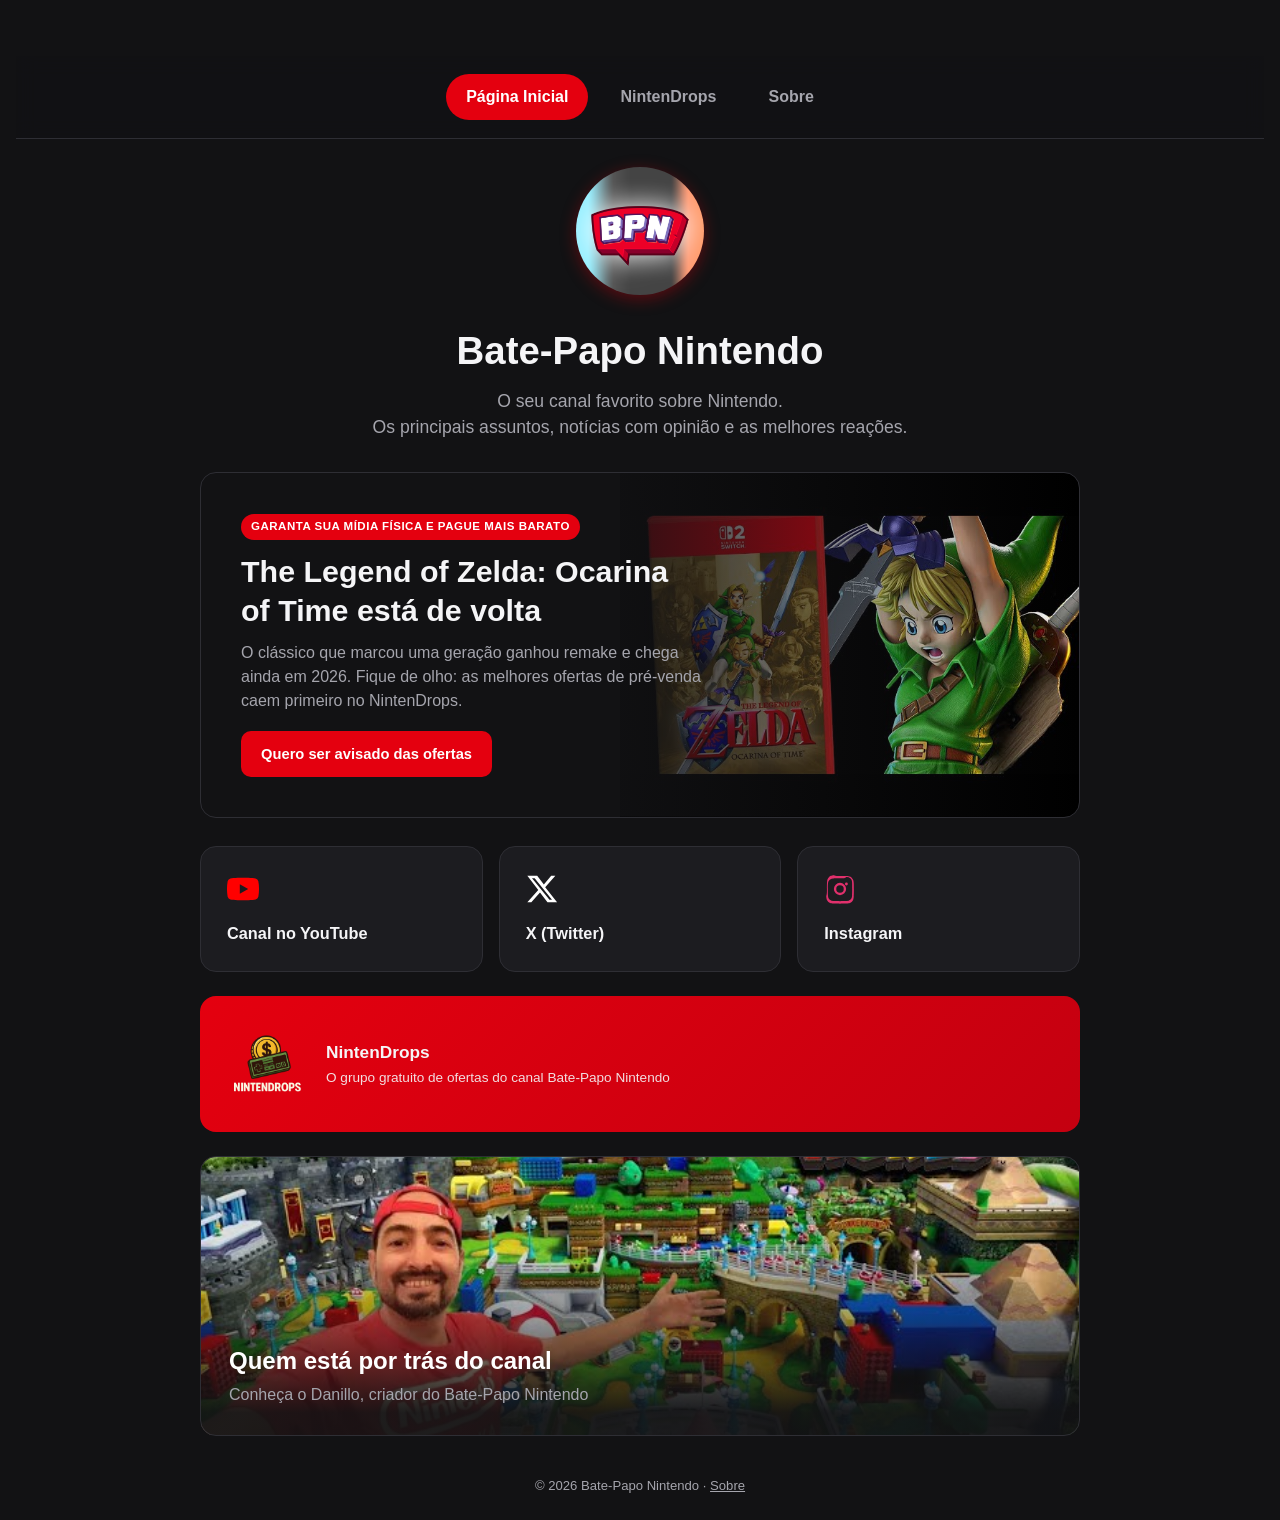
<file: index.html>
<!DOCTYPE html>
<html lang="pt-BR">
<head>
  <meta charset="UTF-8">
  <meta name="viewport" content="width=device-width, initial-scale=1.0">
  <title>Bate-Papo Nintendo</title>
  <meta name="description" content="Portal oficial do canal Bate-Papo Nintendo. Acesse o YouTube, redes sociais e o NintenDrops, nosso grupo de ofertas.">
  <meta property="og:title" content="Bate-Papo Nintendo">
  <meta property="og:description" content="Portal oficial do canal Bate-Papo Nintendo. Acesse o YouTube, redes sociais e o NintenDrops, nosso grupo de ofertas.">
  <meta property="og:image" content="assets/img/logo-bpn.png">
  <link rel="icon" href="assets/img/logo-bpn.png">
  <link rel="stylesheet" href="assets/css/style.css">
</head>
<body>
  <nav class="nav-principal">
    <a class="nav-principal__link ativo" href="./">Página Inicial</a>
    <a class="nav-principal__link" href="nintendrops/">NintenDrops</a>
    <a class="nav-principal__link" href="sobre/">Sobre</a>
  </nav>

  <div class="container">
    <a href="https://www.youtube.com/@BatePapoNintendo" target="_blank" rel="noopener">
      <img class="logo" src="assets/img/logo-bpn.png" alt="Logo Bate-Papo Nintendo — abre o canal no YouTube">
    </a>

    <header class="header">
      <h1>Bate-Papo Nintendo</h1>
      <p>O seu canal favorito sobre Nintendo.<br>Os principais assuntos, notícias com opinião e as melhores reações.</p>
    </header>

    <section class="hero-hype">
      <img class="hero-hype__arte" src="assets/img/ocarina-of-time-art.jpg" alt="">
      <div class="hero-hype__conteudo">
        <a class="tag" href="nintendrops/">Garanta sua mídia física e pague mais barato</a>
        <h2>The Legend of Zelda: Ocarina of Time está de volta</h2>
        <p>O clássico que marcou uma geração ganhou remake e chega ainda em 2026. Fique de olho: as melhores ofertas de pré-venda caem primeiro no NintenDrops.</p>
        <a class="hero-hype__cta" href="nintendrops/">Quero ser avisado das ofertas</a>
      </div>
    </section>

    <nav class="links" aria-label="Links do canal">
      <a class="card card--youtube" href="https://www.youtube.com/@BatePapoNintendo" target="_blank" rel="noopener">
        <svg class="card__icone" viewBox="0 0 24 24" fill="currentColor" aria-hidden="true">
          <path d="M23.5 6.2a3 3 0 0 0-2.1-2.1C19.5 3.5 12 3.5 12 3.5s-7.5 0-9.4.6A3 3 0 0 0 .5 6.2 31 31 0 0 0 0 12a31 31 0 0 0 .5 5.8 3 3 0 0 0 2.1 2.1c1.9.6 9.4.6 9.4.6s7.5 0 9.4-.6a3 3 0 0 0 2.1-2.1A31 31 0 0 0 24 12a31 31 0 0 0-.5-5.8ZM9.6 15.5v-7l6.3 3.5-6.3 3.5Z"/>
        </svg>
        <span class="card__texto">Canal no YouTube</span>
      </a>

      <a class="card card--twitter" href="https://x.com/BP_Nintendo" target="_blank" rel="noopener">
        <svg class="card__icone" viewBox="0 0 24 24" fill="currentColor" aria-hidden="true">
          <path d="M18.9 2H22l-7.6 8.7L23.3 22h-7.2l-5.6-7.3L4 22H1l8.2-9.3L1 2h7.4l5 6.7L18.9 2Zm-1.3 18h1.9L6.5 4H4.5l13.1 16Z"/>
        </svg>
        <span class="card__texto">X (Twitter)</span>
      </a>

      <a class="card card--instagram" href="https://www.instagram.com/batepaponintendo/" target="_blank" rel="noopener">
        <svg class="card__icone" viewBox="0 0 24 24" fill="currentColor" aria-hidden="true">
          <path d="M12 2.2c3.2 0 3.6 0 4.9.07 1.2.06 2 .25 2.5.42.6.24 1 .5 1.5 1 .4.4.7.9 1 1.5.17.5.36 1.3.42 2.5.06 1.3.07 1.7.07 4.9s0 3.6-.07 4.9c-.06 1.2-.25 2-.42 2.5-.24.6-.5 1-1 1.5-.4.4-.9.7-1.5 1-.5.17-1.3.36-2.5.42-1.3.06-1.7.07-4.9.07s-3.6 0-4.9-.07c-1.2-.06-2-.25-2.5-.42-.6-.24-1-.5-1.5-1-.4-.4-.7-.9-1-1.5-.17-.5-.36-1.3-.42-2.5C2.21 15.6 2.2 15.2 2.2 12s0-3.6.07-4.9c.06-1.2.25-2 .42-2.5.24-.6.5-1 1-1.5.4-.4.9-.7 1.5-1 .5-.17 1.3-.36 2.5-.42C8.4 2.21 8.8 2.2 12 2.2Zm0 1.8c-3.15 0-3.52 0-4.76.07-1.02.05-1.57.22-1.94.36-.49.19-.84.42-1.2.79-.37.36-.6.71-.79 1.2-.14.37-.31.92-.36 1.94C2.9 8.48 2.9 8.85 2.9 12s0 3.52.07 4.76c.05 1.02.22 1.57.36 1.94.19.49.42.84.79 1.2.36.37.71.6 1.2.79.37.14.92.31 1.94.36 1.24.06 1.6.07 4.76.07s3.52 0 4.76-.07c1.02-.05 1.57-.22 1.94-.36.49-.19.84-.42 1.2-.79.37-.36.6-.71.79-1.2.14-.37.31-.92.36-1.94.06-1.24.07-1.6.07-4.76s0-3.52-.07-4.76c-.05-1.02-.22-1.57-.36-1.94-.19-.49-.42-.84-.79-1.2a3.2 3.2 0 0 0-1.2-.79c-.37-.14-.92-.31-1.94-.36C15.52 4 15.15 4 12 4Zm0 3.4a4.6 4.6 0 1 1 0 9.2 4.6 4.6 0 0 1 0-9.2Zm0 1.8a2.8 2.8 0 1 0 0 5.6 2.8 2.8 0 0 0 0-5.6Zm4.8-2a1.08 1.08 0 1 1 0 2.16 1.08 1.08 0 0 1 0-2.16Z"/>
        </svg>
        <span class="card__texto">Instagram</span>
      </a>

      <a class="card card--destaque" href="nintendrops/">
        <img class="card__logo" src="assets/img/logo-nintendrops-transparente.png" alt="Logo NintenDrops">
        <span class="card__texto">
          <span class="card__titulo">NintenDrops</span>
          <span class="card__subtitulo">O grupo gratuito de ofertas do canal Bate-Papo Nintendo</span>
        </span>
      </a>
    </nav>

    <a class="sobre-teaser" href="sobre/">
      <div class="sobre-teaser__conteudo">
        <h2>Quem está por trás do canal</h2>
        <p>Conheça o Danillo, criador do Bate-Papo Nintendo</p>
      </div>
    </a>

    <footer class="footer">
      <p>&copy; <span id="ano"></span> Bate-Papo Nintendo · <a href="sobre/">Sobre</a></p>
    </footer>
  </div>

  <script src="assets/js/main.js"></script>
</body>
</html>
</file>
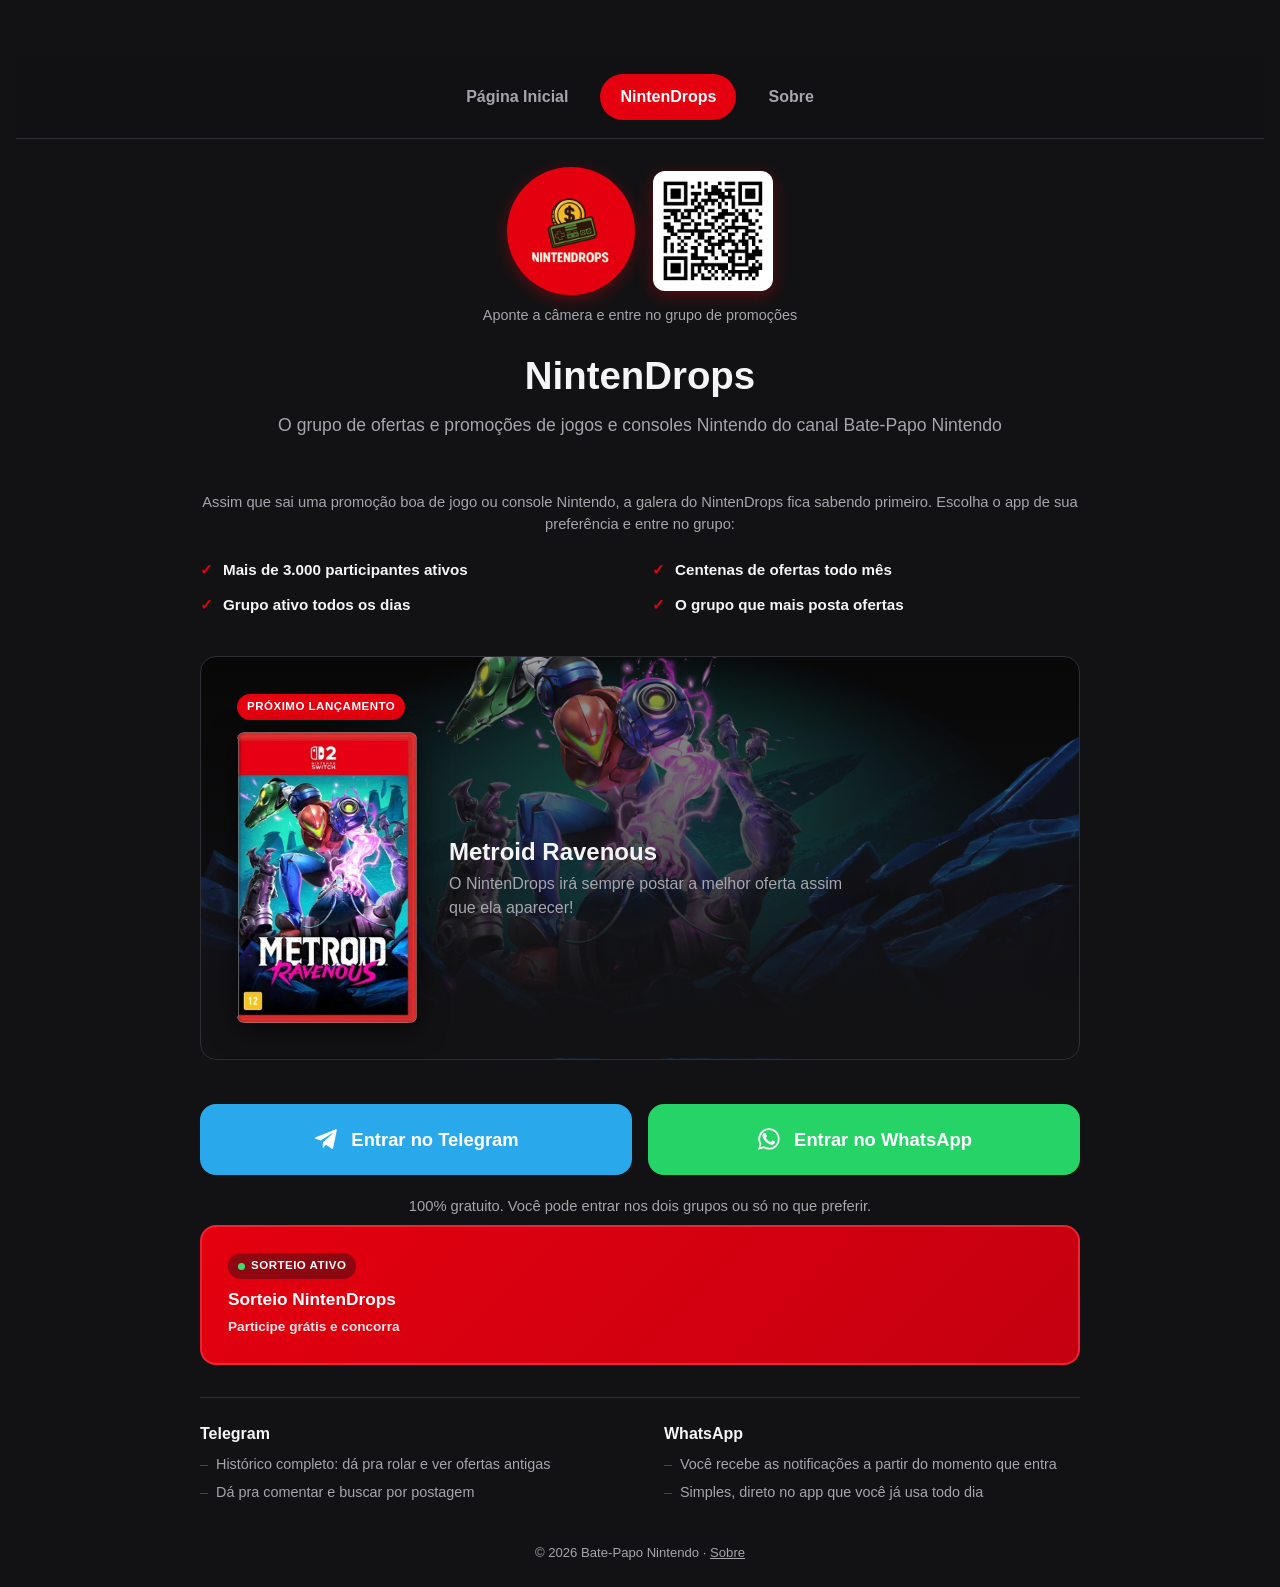
<file: nintendrops/index.html>
<!DOCTYPE html>
<html lang="pt-BR">
<head>
  <meta charset="UTF-8">
  <meta name="viewport" content="width=device-width, initial-scale=1.0">
  <title>NintenDrops · Bate-Papo Nintendo</title>
  <meta name="description" content="NintenDrops: grupo gratuito de ofertas e promoções de jogos e consoles Nintendo, do canal Bate-Papo Nintendo. Entre pelo Telegram ou WhatsApp.">
  <meta property="og:title" content="NintenDrops · Bate-Papo Nintendo">
  <meta property="og:description" content="Grupo gratuito de ofertas e promoções de jogos e consoles Nintendo. Escolha Telegram ou WhatsApp.">
  <meta property="og:image" content="../assets/img/logo-nintendrops.jpg">
  <link rel="icon" href="../assets/img/logo-nintendrops.jpg">
  <link rel="stylesheet" href="../assets/css/style.css">
</head>
<body>
  <nav class="nav-principal">
    <a class="nav-principal__link" href="../">Página Inicial</a>
    <a class="nav-principal__link ativo" href="./">NintenDrops</a>
    <a class="nav-principal__link" href="../sobre/">Sobre</a>
  </nav>

  <div class="container">
    <div class="nintendrops-topo">
      <img class="logo logo--contida" src="../assets/img/logo-nintendrops-transparente.png" alt="Logo NintenDrops">
      <img class="nintendrops-topo__qr" src="../assets/img/qrcode-nintendrops.png" alt="QR Code para o NintenDrops">
    </div>
    <p class="nintendrops-topo__legenda">Aponte a câmera e entre no grupo de promoções</p>

    <header class="header">
      <h1>NintenDrops</h1>
      <p>O grupo de ofertas e promoções de jogos e consoles Nintendo do canal Bate-Papo Nintendo</p>
    </header>

    <p class="texto-info">
      Assim que sai uma promoção boa de jogo ou console Nintendo, a galera do NintenDrops fica sabendo primeiro.
      Escolha o app de sua preferência e entre no grupo:
    </p>

    <ul class="destaques">
      <li>Mais de 3.000 participantes ativos</li>
      <li>Centenas de ofertas todo mês</li>
      <li>Grupo ativo todos os dias</li>
      <li>O grupo que mais posta ofertas</li>
    </ul>

    <a class="lancamento" href="https://link.amazon/B0iLplMw6" target="_blank" rel="noopener">
      <span class="tag">Próximo lançamento</span>
      <div class="lancamento__conteudo">
        <img class="lancamento__caixa" src="../assets/img/ravenous-box.png" alt="Caixa de Metroid Ravenous">
        <div class="lancamento__texto">
          <h2>Metroid Ravenous</h2>
          <p>O NintenDrops irá sempre postar a melhor oferta assim que ela aparecer!</p>
        </div>
      </div>
    </a>

    <div class="botoes-grandes">
      <a class="botao-grande botao-grande--telegram" href="https://telegram.me/NintenDrops" target="_blank" rel="noopener">
        <svg viewBox="0 0 24 24" fill="currentColor" aria-hidden="true">
          <path d="M21.9 4.3 18.6 20c-.2 1-.9 1.3-1.7.8l-4.7-3.5-2.3 2.2c-.3.3-.5.5-1 .5l.3-4.9L18 7.1c.4-.4-.1-.6-.6-.2L7.1 13.3l-4.7-1.5c-1-.3-1-1 .2-1.5L20.6 3.2c.9-.3 1.6.2 1.3 1.1Z"/>
        </svg>
        Entrar no Telegram
      </a>

      <a class="botao-grande botao-grande--whatsapp" href="https://whatsapp.com/channel/0029Vb944LSGzzKRPuBl2P0P" target="_blank" rel="noopener">
        <svg viewBox="0 0 24 24" fill="currentColor" aria-hidden="true">
          <path d="M17.5 14.4c-.3-.1-1.7-.9-2-1-.3-.1-.5-.1-.7.1-.2.3-.8 1-.9 1.1-.2.2-.3.2-.6.1-.3-.1-1.3-.5-2.4-1.5-.9-.8-1.5-1.8-1.7-2.1-.2-.3 0-.5.1-.6.1-.1.3-.3.4-.5.1-.1.2-.3.3-.4.1-.2 0-.4 0-.5 0-.1-.7-1.6-.9-2.2-.2-.5-.5-.5-.7-.5h-.6c-.2 0-.5.1-.8.4-.3.3-1 1-1 2.4s1 2.8 1.2 3c.1.2 2 3.1 4.9 4.3.7.3 1.2.5 1.6.6.7.2 1.3.2 1.8.1.5-.1 1.7-.7 1.9-1.4.2-.7.2-1.2.2-1.4-.1-.1-.3-.2-.6-.3ZM12 2.1c-5.5 0-9.9 4.4-9.9 9.9 0 1.8.5 3.4 1.3 4.9L2 21.9l5-1.3c1.4.8 3.1 1.2 4.9 1.2 5.5 0 9.9-4.4 9.9-9.9S17.5 2.1 12 2.1Zm0 18c-1.6 0-3.2-.4-4.5-1.3l-.3-.2-3 .8.8-2.9-.2-.3A8.2 8.2 0 0 1 3.8 12c0-4.5 3.7-8.2 8.2-8.2s8.2 3.7 8.2 8.2-3.7 8.2-8.2 8.2Z"/>
        </svg>
        Entrar no WhatsApp
      </a>
    </div>

    <p class="texto-info">
      100% gratuito. Você pode entrar nos dois grupos ou só no que preferir.
    </p>

    <a class="card card--sorteio" href="sorteio/">
      <span class="card__texto">
        <span class="badge-ativo"><span class="badge-ativo__ponto"></span>Sorteio ativo</span>
        <span class="card__titulo">Sorteio NintenDrops</span>
        <span class="card__subtitulo">Participe grátis e concorra</span>
      </span>
    </a>

    <div class="comparativo">
      <div class="comparativo__coluna">
        <h2>Telegram</h2>
        <ul>
          <li>Histórico completo: dá pra rolar e ver ofertas antigas</li>
          <li>Dá pra comentar e buscar por postagem</li>
        </ul>
      </div>
      <div class="comparativo__coluna">
        <h2>WhatsApp</h2>
        <ul>
          <li>Você recebe as notificações a partir do momento que entra</li>
          <li>Simples, direto no app que você já usa todo dia</li>
        </ul>
      </div>
    </div>

    <footer class="footer">
      <p>&copy; <span id="ano"></span> Bate-Papo Nintendo · <a href="../sobre/">Sobre</a></p>
    </footer>
  </div>

  <script src="../assets/js/main.js"></script>
</body>
</html>
</file>
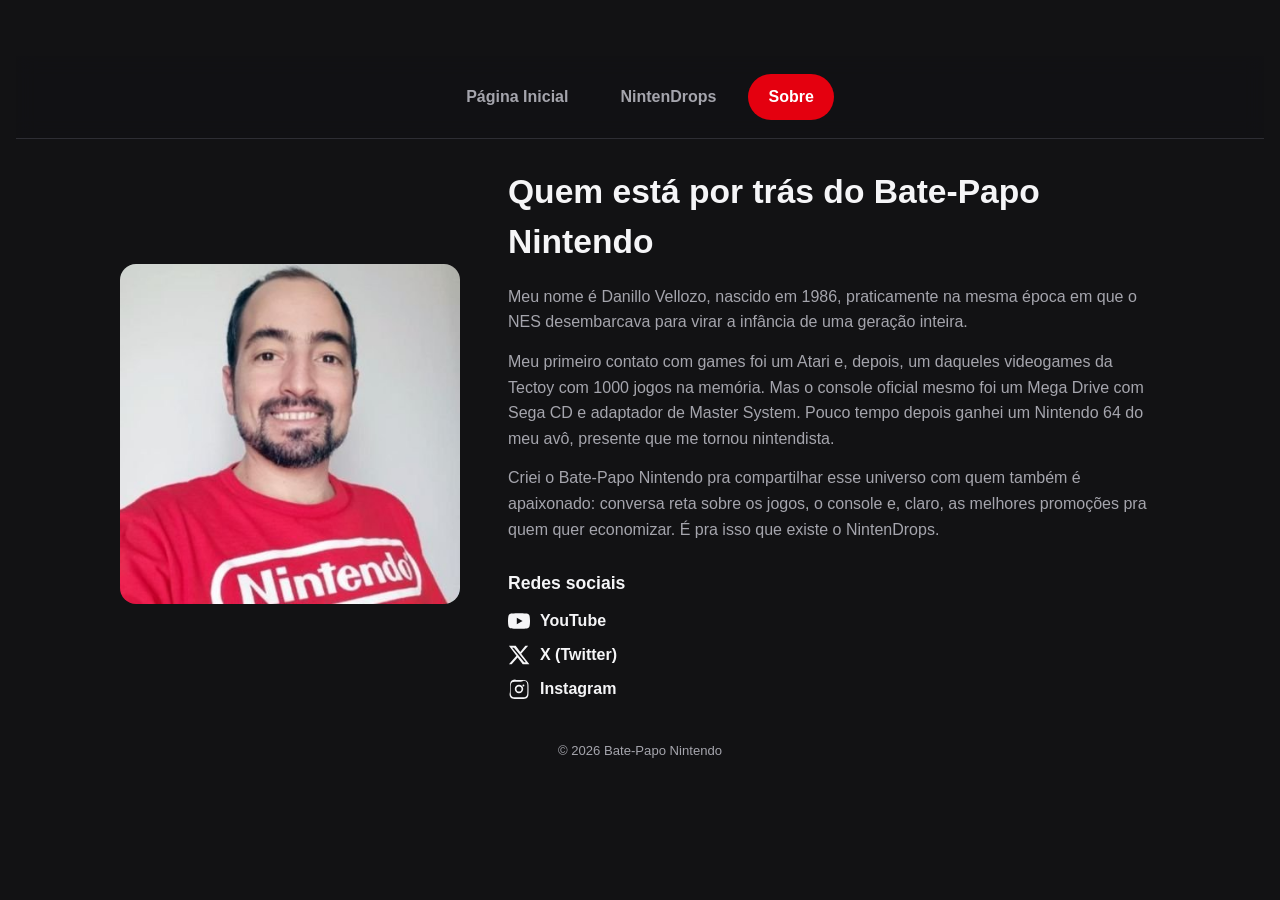
<file: sobre/index.html>
<!DOCTYPE html>
<html lang="pt-BR">
<head>
  <meta charset="UTF-8">
  <meta name="viewport" content="width=device-width, initial-scale=1.0">
  <title>Sobre · Bate-Papo Nintendo</title>
  <meta name="description" content="Conheça o Bate-Papo Nintendo e quem está por trás do canal.">
  <meta property="og:title" content="Sobre · Bate-Papo Nintendo">
  <meta property="og:description" content="Conheça o Bate-Papo Nintendo e quem está por trás do canal.">
  <meta property="og:image" content="../assets/img/logo-bpn.png">
  <link rel="icon" href="../assets/img/logo-bpn.png">
  <link rel="stylesheet" href="../assets/css/style.css">
</head>
<body>
  <nav class="nav-principal">
    <a class="nav-principal__link" href="../">Página Inicial</a>
    <a class="nav-principal__link" href="../nintendrops/">NintenDrops</a>
    <a class="nav-principal__link ativo" href="./">Sobre</a>
  </nav>

  <div class="container container--largo">

    <div class="sobre">
      <img class="sobre__foto" src="../assets/img/foto-danillo.jpg" alt="Danillo Vellozo, criador do Bate-Papo Nintendo">

      <div class="sobre__conteudo">
        <h1>Quem está por trás do Bate-Papo Nintendo</h1>

        <p>
          Meu nome é Danillo Vellozo, nascido em 1986, praticamente na mesma época em que o NES
          desembarcava para virar a infância de uma geração inteira.
        </p>

        <p>
          Meu primeiro contato com games foi um Atari e, depois, um daqueles videogames da Tectoy
          com 1000 jogos na memória. Mas o console oficial mesmo foi um Mega Drive com Sega CD e
          adaptador de Master System. Pouco tempo depois ganhei um Nintendo 64 do meu avô, presente
          que me tornou nintendista.
        </p>

        <p>
          Criei o Bate-Papo Nintendo pra compartilhar esse universo com quem também é apaixonado:
          conversa reta sobre os jogos, o console e, claro, as melhores promoções pra quem quer
          economizar. É pra isso que existe o NintenDrops.
        </p>

        <h2>Redes sociais</h2>
        <ul class="sobre__redes">
          <li>
            <a href="https://www.youtube.com/@BatePapoNintendo" target="_blank" rel="noopener">
              <svg viewBox="0 0 24 24" fill="currentColor" aria-hidden="true">
                <path d="M23.5 6.2a3 3 0 0 0-2.1-2.1C19.5 3.5 12 3.5 12 3.5s-7.5 0-9.4.6A3 3 0 0 0 .5 6.2 31 31 0 0 0 0 12a31 31 0 0 0 .5 5.8 3 3 0 0 0 2.1 2.1c1.9.6 9.4.6 9.4.6s7.5 0 9.4-.6a3 3 0 0 0 2.1-2.1A31 31 0 0 0 24 12a31 31 0 0 0-.5-5.8ZM9.6 15.5v-7l6.3 3.5-6.3 3.5Z"/>
              </svg>
              YouTube
            </a>
          </li>
          <li>
            <a href="https://x.com/BP_Nintendo" target="_blank" rel="noopener">
              <svg viewBox="0 0 24 24" fill="currentColor" aria-hidden="true">
                <path d="M18.9 2H22l-7.6 8.7L23.3 22h-7.2l-5.6-7.3L4 22H1l8.2-9.3L1 2h7.4l5 6.7L18.9 2Zm-1.3 18h1.9L6.5 4H4.5l13.1 16Z"/>
              </svg>
              X (Twitter)
            </a>
          </li>
          <li>
            <a href="https://www.instagram.com/batepaponintendo/" target="_blank" rel="noopener">
              <svg viewBox="0 0 24 24" fill="currentColor" aria-hidden="true">
                <path d="M12 2.2c3.2 0 3.6 0 4.9.07 1.2.06 2 .25 2.5.42.6.24 1 .5 1.5 1 .4.4.7.9 1 1.5.17.5.36 1.3.42 2.5.06 1.3.07 1.7.07 4.9s0 3.6-.07 4.9c-.06 1.2-.25 2-.42 2.5-.24.6-.5 1-1 1.5-.4.4-.9.7-1.5 1-.5.17-1.3.36-2.5.42-1.3.06-1.7.07-4.9.07s-3.6 0-4.9-.07c-1.2-.06-2-.25-2.5-.42-.6-.24-1-.5-1.5-1-.4-.4-.7-.9-1-1.5-.17-.5-.36-1.3-.42-2.5C2.21 15.6 2.2 15.2 2.2 12s0-3.6.07-4.9c.06-1.2.25-2 .42-2.5.24-.6.5-1 1-1.5.4-.4.9-.7 1.5-1 .5-.17 1.3-.36 2.5-.42C8.4 2.21 8.8 2.2 12 2.2Zm0 1.8c-3.15 0-3.52 0-4.76.07-1.02.05-1.57.22-1.94.36-.49.19-.84.42-1.2.79-.37.36-.6.71-.79 1.2-.14.37-.31.92-.36 1.94C2.9 8.48 2.9 8.85 2.9 12s0 3.52.07 4.76c.05 1.02.22 1.57.36 1.94.19.49.42.84.79 1.2.36.37.71.6 1.2.79.37.14.92.31 1.94.36 1.24.06 1.6.07 4.76.07s3.52 0 4.76-.07c1.02-.05 1.57-.22 1.94-.36.49-.19.84-.42 1.2-.79.37-.36.6-.71.79-1.2.14-.37.31-.92.36-1.94.06-1.24.07-1.6.07-4.76s0-3.52-.07-4.76c-.05-1.02-.22-1.57-.36-1.94-.19-.49-.42-.84-.79-1.2a3.2 3.2 0 0 0-1.2-.79c-.37-.14-.92-.31-1.94-.36C15.52 4 15.15 4 12 4Zm0 3.4a4.6 4.6 0 1 1 0 9.2 4.6 4.6 0 0 1 0-9.2Zm0 1.8a2.8 2.8 0 1 0 0 5.6 2.8 2.8 0 0 0 0-5.6Zm4.8-2a1.08 1.08 0 1 1 0 2.16 1.08 1.08 0 0 1 0-2.16Z"/>
              </svg>
              Instagram
            </a>
          </li>
        </ul>
      </div>
    </div>

    <footer class="footer">
      <p>&copy; <span id="ano"></span> Bate-Papo Nintendo</p>
    </footer>
  </div>

  <script src="../assets/js/main.js"></script>
</body>
</html>
</file>
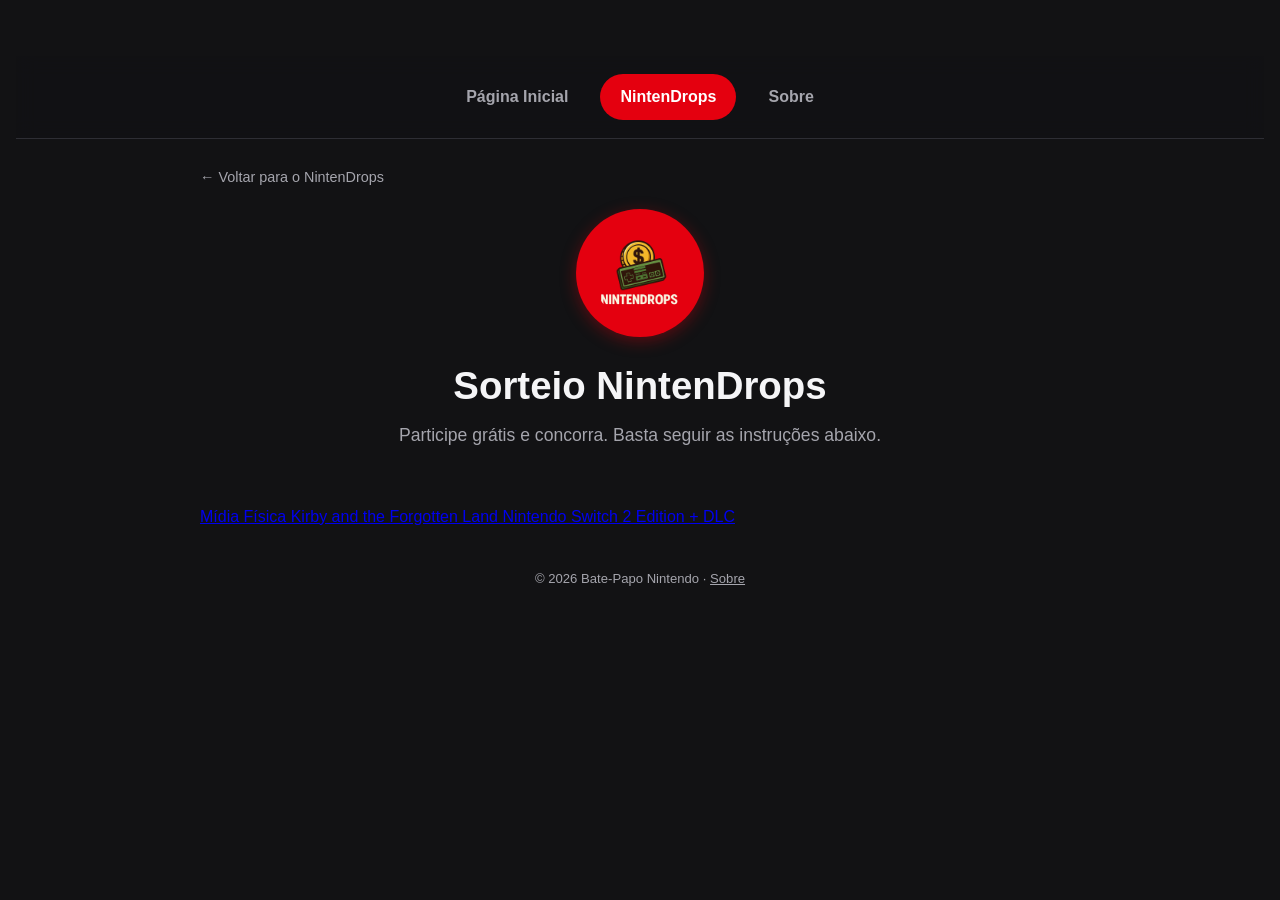
<file: nintendrops/sorteio/index.html>
<!DOCTYPE html>
<html lang="pt-BR">
<head>
  <meta charset="UTF-8">
  <meta name="viewport" content="width=device-width, initial-scale=1.0">
  <title>Sorteio · NintenDrops</title>
  <meta name="description" content="Sorteio do grupo NintenDrops, do canal Bate-Papo Nintendo. Participe grátis.">
  <meta property="og:title" content="Sorteio · NintenDrops">
  <meta property="og:description" content="Sorteio do grupo NintenDrops, do canal Bate-Papo Nintendo. Participe grátis.">
  <meta property="og:image" content="../../assets/img/logo-nintendrops.jpg">
  <link rel="icon" href="../../assets/img/logo-nintendrops.jpg">
  <link rel="stylesheet" href="../../assets/css/style.css">
</head>
<body>
  <nav class="nav-principal">
    <a class="nav-principal__link" href="../../">Página Inicial</a>
    <a class="nav-principal__link ativo" href="../">NintenDrops</a>
    <a class="nav-principal__link" href="../../sobre/">Sobre</a>
  </nav>

  <div class="container">
    <a class="link-voltar" href="../">&larr; Voltar para o NintenDrops</a>

    <img class="logo logo--contida" src="../../assets/img/logo-nintendrops-transparente.png" alt="Logo NintenDrops">

    <header class="header">
      <h1>Sorteio NintenDrops</h1>
      <p>Participe grátis e concorra. Basta seguir as instruções abaixo.</p>
    </header>

    <div class="sorteio-widget">
      <a class="e-widget no-button" href="https://gleam.io/8EDPc/midia-fisica-kirby-and-the-forgotten-land-nintendo-switch-2-edition-dlc" rel="nofollow">Mídia Física Kirby and the Forgotten Land Nintendo Switch 2 Edition + DLC</a>
      <script type="text/javascript" src="https://widget.gleamjs.io/e.js" async="true"></script>
    </div>

    <footer class="footer">
      <p>&copy; <span id="ano"></span> Bate-Papo Nintendo · <a href="../../sobre/">Sobre</a></p>
    </footer>
  </div>

  <script src="../../assets/js/main.js"></script>
</body>
</html>
</file>
<file: assets/css/style.css>
:root {
  --cor-primaria: #e4000f;
  --cor-primaria-hover: #c40010;
  --cor-fundo: #121214;
  --cor-fundo-card: #1c1c20;
  --cor-fundo-card-hover: #26262c;
  --cor-borda: #2e2e34;
  --cor-texto: #f5f5f7;
  --cor-texto-secundario: #a5a5ad;

  --cor-youtube: #ff0000;
  --cor-twitter: #ffffff;
  --cor-instagram: #e1306c;
  --cor-telegram: #29a9eb;
  --cor-whatsapp: #25d366;

  --raio-borda: 16px;
  --fonte-base: -apple-system, BlinkMacSystemFont, "Segoe UI", Roboto, Helvetica, Arial, sans-serif;
}

* {
  box-sizing: border-box;
  margin: 0;
  padding: 0;
}

body {
  font-family: var(--fonte-base);
  background-color: var(--cor-fundo);
  color: var(--cor-texto);
  min-height: 100vh;
  display: flex;
  flex-direction: column;
  align-items: center;
  padding: 32px 16px 24px;
  line-height: 1.5;
}

.container {
  width: 100%;
  max-width: 480px;
  display: flex;
  flex-direction: column;
  align-items: center;
}

/* Menu principal */

.nav-principal {
  position: sticky;
  top: 0;
  z-index: 100;
  width: 100%;
  display: flex;
  justify-content: center;
  gap: 6px;
  background: rgba(18, 18, 20, 0.85);
  backdrop-filter: blur(10px);
  -webkit-backdrop-filter: blur(10px);
  border-bottom: 1px solid var(--cor-borda);
  padding: 14px 16px;
  margin-bottom: 28px;
}

.nav-principal__link {
  color: var(--cor-texto-secundario);
  text-decoration: none;
  font-weight: 600;
  font-size: 0.85rem;
  padding: 8px 14px;
  border-radius: 999px;
  transition: color 0.2s ease, background-color 0.2s ease;
}

.nav-principal__link:hover {
  color: var(--cor-texto);
  background: var(--cor-fundo-card);
}

.nav-principal__link.ativo {
  color: #fff;
  background: var(--cor-primaria);
}

/* Logo + QR Code (página NintenDrops) */

.nintendrops-topo {
  display: flex;
  align-items: center;
  justify-content: center;
  gap: 18px;
}

.nintendrops-topo .logo {
  margin-bottom: 0;
}

.nintendrops-topo__qr {
  width: 96px;
  height: 96px;
  background: #fff;
  border-radius: 12px;
  padding: 6px;
  box-shadow: 0 4px 16px rgba(228, 0, 15, 0.35);
}

.nintendrops-topo__legenda {
  color: var(--cor-texto-secundario);
  font-size: 0.82rem;
  text-align: center;
  margin-top: 10px;
  margin-bottom: 20px;
}

/* Logo */

.logo-placeholder,
.logo {
  width: 96px;
  height: 96px;
  border-radius: 50%;
  margin-bottom: 20px;
  box-shadow: 0 4px 16px rgba(228, 0, 15, 0.35);
}

.logo-placeholder {
  background: var(--cor-primaria);
  color: #fff;
  display: flex;
  align-items: center;
  justify-content: center;
  font-weight: 700;
  font-size: 1.75rem;
  letter-spacing: 1px;
}

.logo {
  object-fit: cover;
  background: var(--cor-primaria);
}

.logo--contida {
  object-fit: contain;
  padding: 16px;
}

/* Cabeçalho */

.header {
  text-align: center;
  margin-bottom: 32px;
}

.header h1 {
  font-size: 1.6rem;
  font-weight: 700;
  margin-bottom: 8px;
}

.header p {
  color: var(--cor-texto-secundario);
  font-size: 0.98rem;
}

/* Etiqueta pequena de destaque */

.tag {
  display: inline-block;
  background: var(--cor-primaria);
  color: #fff;
  text-decoration: none;
  font-size: 0.72rem;
  font-weight: 700;
  text-transform: uppercase;
  letter-spacing: 0.5px;
  padding: 4px 10px;
  border-radius: 999px;
  margin-bottom: 12px;
  transition: background-color 0.2s ease;
}

a.tag:hover {
  background: var(--cor-primaria-hover);
}

/* Hero de hype (home) */

.hero-hype {
  position: relative;
  overflow: hidden;
  width: 100%;
  background: linear-gradient(135deg, var(--cor-fundo-card), var(--cor-fundo));
  border: 1px solid var(--cor-borda);
  border-radius: var(--raio-borda);
  padding: 26px 100px 26px 22px;
  margin-bottom: 28px;
  text-align: left;
}

.hero-hype__arte {
  position: absolute;
  top: 0;
  right: 0;
  bottom: 0;
  width: 110px;
  object-fit: cover;
  object-position: center 22%;
  -webkit-mask-image: linear-gradient(to right, transparent, black 35%);
  mask-image: linear-gradient(to right, transparent, black 35%);
}

.hero-hype h2 {
  font-size: 1.25rem;
  line-height: 1.3;
  margin-bottom: 10px;
}

.hero-hype p {
  color: var(--cor-texto-secundario);
  font-size: 0.92rem;
  margin-bottom: 18px;
  max-width: 480px;
}

.hero-hype__cta {
  display: inline-block;
  background: var(--cor-primaria);
  color: #fff;
  text-decoration: none;
  font-weight: 700;
  font-size: 0.92rem;
  padding: 12px 20px;
  border-radius: 10px;
  transition: background-color 0.2s ease;
}

.hero-hype__cta:hover {
  background: var(--cor-primaria-hover);
}

/* Lista de links/cards */

.links {
  width: 100%;
  display: flex;
  flex-direction: column;
  gap: 14px;
}

.card {
  display: flex;
  align-items: center;
  gap: 14px;
  width: 100%;
  background-color: var(--cor-fundo-card);
  border: 1px solid var(--cor-borda);
  border-radius: var(--raio-borda);
  padding: 16px 18px;
  color: var(--cor-texto);
  text-decoration: none;
  transition: background-color 0.2s ease, transform 0.15s ease;
}

.card:hover,
.card:focus-visible {
  background-color: var(--cor-fundo-card-hover);
  transform: translateY(-2px);
}

.card:active {
  transform: translateY(0);
}

.card__icone {
  width: 28px;
  height: 28px;
  flex-shrink: 0;
}

.card__logo {
  width: 84px;
  height: 84px;
  flex-shrink: 0;
  object-fit: contain;
}

.card__texto {
  flex: 1;
  font-weight: 600;
  font-size: 1.02rem;
}

.card--youtube .card__icone { color: var(--cor-youtube); }
.card--twitter .card__icone { color: var(--cor-twitter); }
.card--instagram .card__icone { color: var(--cor-instagram); }
.card--telegram .card__icone { color: var(--cor-telegram); }
.card--whatsapp .card__icone { color: var(--cor-whatsapp); }

/* Card em destaque (NintenDrops) */

.card--destaque {
  background: linear-gradient(135deg, var(--cor-primaria), var(--cor-primaria-hover));
  border: none;
  margin-top: 8px;
  padding: 18px;
}

.card--destaque .card__texto {
  display: flex;
  flex-direction: column;
  gap: 2px;
}

.card--destaque .card__titulo {
  font-size: 1.08rem;
  font-weight: 700;
}

.card--destaque .card__subtitulo {
  font-size: 0.85rem;
  font-weight: 400;
  opacity: 0.9;
}

.card--destaque .card__icone {
  color: #fff;
}

/* Card do sorteio (página NintenDrops) */

.card--sorteio {
  position: relative;
  overflow: hidden;
  margin-top: 8px;
  background: linear-gradient(135deg, var(--cor-primaria), var(--cor-primaria-hover));
  border: 2px solid rgba(255, 60, 75, 0.6);
  animation: neon-dimming 1.8s ease-in-out infinite;
}

@keyframes neon-dimming {
  0%, 100% {
    border-color: rgba(255, 60, 75, 0.45);
    box-shadow: 0 0 6px 0 rgba(255, 45, 60, 0.35);
  }
  50% {
    border-color: #ff8a94;
    box-shadow: 0 0 16px 2px rgba(255, 45, 60, 0.85);
  }
}

.card--sorteio .card__texto {
  display: flex;
  flex-direction: column;
  gap: 4px;
}

.card--sorteio .card__titulo {
  font-size: 1.08rem;
  font-weight: 700;
  color: #fff;
}

.card--sorteio .card__subtitulo {
  font-size: 0.85rem;
  color: rgba(255, 255, 255, 0.9);
}

.card--sorteio .badge-ativo {
  align-self: flex-start;
  background: rgba(18, 18, 20, 0.4);
}

.badge-ativo {
  display: inline-flex;
  align-items: center;
  gap: 6px;
  background: rgba(18, 18, 20, 0.55);
  color: #fff;
  font-size: 0.72rem;
  font-weight: 700;
  text-transform: uppercase;
  letter-spacing: 0.5px;
  padding: 4px 10px;
  border-radius: 999px;
  margin-bottom: 4px;
}

.badge-ativo__ponto {
  width: 7px;
  height: 7px;
  border-radius: 50%;
  background: #3ddc6f;
  animation: pulso-ativo 1.6s infinite;
}

@keyframes pulso-ativo {
  0%, 100% { opacity: 1; }
  50% { opacity: 0.35; }
}

/* Próximo lançamento (página NintenDrops) */

.lancamento {
  display: block;
  width: 100%;
  border-radius: var(--raio-borda);
  border: 1px solid var(--cor-borda);
  padding: 14px 16px;
  margin: 16px 0;
  text-align: left;
  text-decoration: none;
  color: var(--cor-texto);
  background-image:
    linear-gradient(180deg, rgba(18, 18, 20, 0.4), var(--cor-fundo) 90%),
    url("../img/ravenous-bg.png");
  background-size: cover;
  background-position: center;
  background-repeat: no-repeat;
  transition: transform 0.15s ease;
}

.lancamento:hover {
  transform: translateY(-2px);
}

.lancamento__conteudo {
  display: flex;
  flex-direction: row;
  align-items: center;
  gap: 14px;
  text-align: left;
}

.lancamento__caixa {
  width: 68px;
  flex-shrink: 0;
  filter: drop-shadow(0 6px 14px rgba(0, 0, 0, 0.6));
}

.lancamento__texto h2 {
  font-size: 0.98rem;
  margin-bottom: 2px;
}

.lancamento__texto p {
  color: var(--cor-texto-secundario);
  font-size: 0.8rem;
}

/* Destaques/números (página NintenDrops) */

.destaques {
  list-style: none;
  width: 100%;
  display: flex;
  flex-direction: column;
  gap: 10px;
  margin: 24px 0;
}

.destaques li {
  display: flex;
  align-items: flex-start;
  gap: 10px;
  font-weight: 600;
  font-size: 0.95rem;
}

.destaques li::before {
  content: "✓";
  color: var(--cor-primaria);
  font-weight: 700;
  flex-shrink: 0;
}

/* Botões grandes (página NintenDrops) */

.botoes-grandes {
  width: 100%;
  display: flex;
  flex-direction: column;
  gap: 16px;
  margin-top: 28px;
}

.botao-grande {
  display: flex;
  align-items: center;
  justify-content: center;
  gap: 12px;
  width: 100%;
  padding: 18px;
  border-radius: var(--raio-borda);
  color: #fff;
  text-decoration: none;
  font-weight: 700;
  font-size: 1.05rem;
  transition: filter 0.2s ease, transform 0.15s ease;
}

.botao-grande:hover,
.botao-grande:focus-visible {
  filter: brightness(1.1);
  transform: translateY(-2px);
}

.botao-grande:active {
  transform: translateY(0);
}

.botao-grande svg {
  width: 26px;
  height: 26px;
  flex-shrink: 0;
}

.botao-grande--telegram {
  background-color: var(--cor-telegram);
}

.botao-grande--whatsapp {
  background-color: var(--cor-whatsapp);
}

/* Texto informativo */

.texto-info {
  color: var(--cor-texto-secundario);
  text-align: center;
  font-size: 0.92rem;
  margin-top: 20px;
}

.link-voltar {
  color: var(--cor-texto-secundario);
  text-decoration: none;
  font-size: 0.9rem;
  margin-bottom: 20px;
  align-self: flex-start;
}

.link-voltar:hover {
  color: var(--cor-texto);
}

/* Card de chamada para a página Sobre (home) */

.sobre-teaser {
  position: relative;
  display: flex;
  align-items: flex-end;
  width: 100%;
  min-height: 200px;
  margin-top: 24px;
  border-radius: var(--raio-borda);
  border: 1px solid var(--cor-borda);
  overflow: hidden;
  padding: 20px;
  text-decoration: none;
  background-image:
    linear-gradient(180deg, rgba(18, 18, 20, 0) 35%, rgba(18, 18, 20, 0.95) 92%),
    url("../img/foto-danillo-super-nintendo-world.jpg");
  background-size: cover;
  background-position: center 68%;
  transition: transform 0.15s ease;
}

.sobre-teaser:hover {
  transform: translateY(-2px);
}

.sobre-teaser__conteudo h2 {
  color: #fff;
  font-size: 1.1rem;
  margin-bottom: 4px;
}

.sobre-teaser__conteudo p {
  color: var(--cor-texto-secundario);
  font-size: 0.88rem;
}

/* Página Sobre */

.sobre {
  width: 100%;
  display: flex;
  flex-direction: column;
  gap: 24px;
  text-align: left;
}

.sobre__foto {
  width: 100%;
  max-width: 280px;
  align-self: center;
  border-radius: var(--raio-borda);
  object-fit: cover;
}

.sobre__conteudo h1 {
  font-size: 1.5rem;
  margin-bottom: 16px;
}

.sobre__conteudo p {
  color: var(--cor-texto-secundario);
  margin-bottom: 14px;
  line-height: 1.6;
}

.sobre__conteudo h2 {
  font-size: 1.1rem;
  margin-top: 28px;
  margin-bottom: 12px;
}

.sobre__redes {
  list-style: none;
  display: flex;
  flex-direction: column;
  gap: 10px;
}

.sobre__redes a {
  display: flex;
  align-items: center;
  gap: 10px;
  color: var(--cor-texto);
  text-decoration: none;
  font-weight: 600;
}

.sobre__redes svg {
  width: 22px;
  height: 22px;
  flex-shrink: 0;
}

.sobre__redes a:hover {
  color: var(--cor-primaria);
}

/* Widget de sorteio (Gleam) */

.sorteio-widget {
  width: 100%;
  margin-top: 24px;
}

/* Comparativo Telegram x WhatsApp */

.comparativo {
  width: 100%;
  display: flex;
  flex-direction: column;
  gap: 16px;
  margin-top: 32px;
  padding-top: 24px;
  border-top: 1px solid var(--cor-borda);
}

.comparativo__coluna h2 {
  font-size: 1rem;
  margin-bottom: 8px;
}

.comparativo__coluna ul {
  list-style: none;
  display: flex;
  flex-direction: column;
  gap: 6px;
}

.comparativo__coluna li {
  color: var(--cor-texto-secundario);
  font-size: 0.9rem;
  padding-left: 16px;
  position: relative;
}

.comparativo__coluna li::before {
  content: "–";
  position: absolute;
  left: 0;
  color: var(--cor-primaria);
}

/* Rodapé */

.footer {
  margin-top: 40px;
  text-align: center;
  color: var(--cor-texto-secundario);
  font-size: 0.82rem;
}

.footer a {
  color: var(--cor-texto-secundario);
}

/* Telas maiores */

@media (min-width: 600px) {
  body {
    padding-top: 56px;
  }

  .header h1 {
    font-size: 1.9rem;
  }

  .card,
  .botao-grande {
    padding: 18px 22px;
  }
}

/* Desktop: usa mais a largura da tela */

@media (min-width: 960px) {
  .nav-principal {
    gap: 12px;
    padding: 18px;
  }

  .nav-principal__link {
    font-size: 1rem;
    padding: 11px 20px;
  }

  .container {
    max-width: 880px;
  }

  .logo {
    width: 128px;
    height: 128px;
  }

  .header h1 {
    font-size: 2.4rem;
  }

  .header p {
    font-size: 1.1rem;
  }

  .links {
    display: grid;
    grid-template-columns: repeat(3, 1fr);
    gap: 16px;
  }

  .card {
    flex-direction: column;
    align-items: flex-start;
    gap: 16px;
    padding: 26px;
  }

  .card__icone {
    width: 32px;
    height: 32px;
  }

  .card--destaque {
    grid-column: 1 / -1;
    flex-direction: row;
    align-items: center;
  }

  .sobre-teaser {
    min-height: 280px;
    padding: 28px;
  }

  .card--sorteio {
    flex-direction: row;
    align-items: center;
  }

  .sobre-teaser__conteudo h2 {
    font-size: 1.5rem;
  }

  .sobre-teaser__conteudo p {
    font-size: 1rem;
  }

  .botoes-grandes {
    flex-direction: row;
  }

  .botao-grande {
    padding: 22px;
    font-size: 1.15rem;
  }

  .comparativo {
    flex-direction: row;
    gap: 48px;
  }

  .comparativo__coluna {
    flex: 1;
  }

  .container--largo {
    max-width: 1040px;
  }

  .nintendrops-topo__qr {
    width: 120px;
    height: 120px;
  }

  .nintendrops-topo__legenda {
    font-size: 0.9rem;
  }

  .hero-hype {
    min-height: 320px;
    display: flex;
    align-items: center;
    padding: 40px;
    background-image:
      linear-gradient(90deg, var(--cor-fundo) 38%, rgba(18, 18, 20, 0.65) 62%, rgba(18, 18, 20, 0) 100%),
      url("../img/ocarina-of-time-art.jpg");
    background-repeat: no-repeat;
    background-position: right center, right center;
    background-size: cover, contain;
  }

  .hero-hype__arte {
    display: none;
  }

  .hero-hype__conteudo {
    max-width: 460px;
  }

  .hero-hype h2 {
    font-size: 1.9rem;
  }

  .hero-hype p {
    font-size: 1rem;
  }

  .destaques {
    display: grid;
    grid-template-columns: repeat(2, 1fr);
    gap: 12px 24px;
  }

  .lancamento {
    padding: 36px;
  }

  .lancamento__conteudo {
    flex-direction: row;
    text-align: left;
    gap: 32px;
  }

  .lancamento__caixa {
    width: 180px;
    flex-shrink: 0;
  }

  .lancamento__texto h2 {
    font-size: 1.5rem;
  }

  .lancamento__texto p {
    font-size: 1rem;
    max-width: 420px;
  }

  .sobre {
    flex-direction: row;
    align-items: flex-start;
    gap: 48px;
  }

  .sobre__foto {
    max-width: 340px;
    flex-shrink: 0;
  }

  .sobre__conteudo h1 {
    font-size: 2.1rem;
  }
}
</file>
